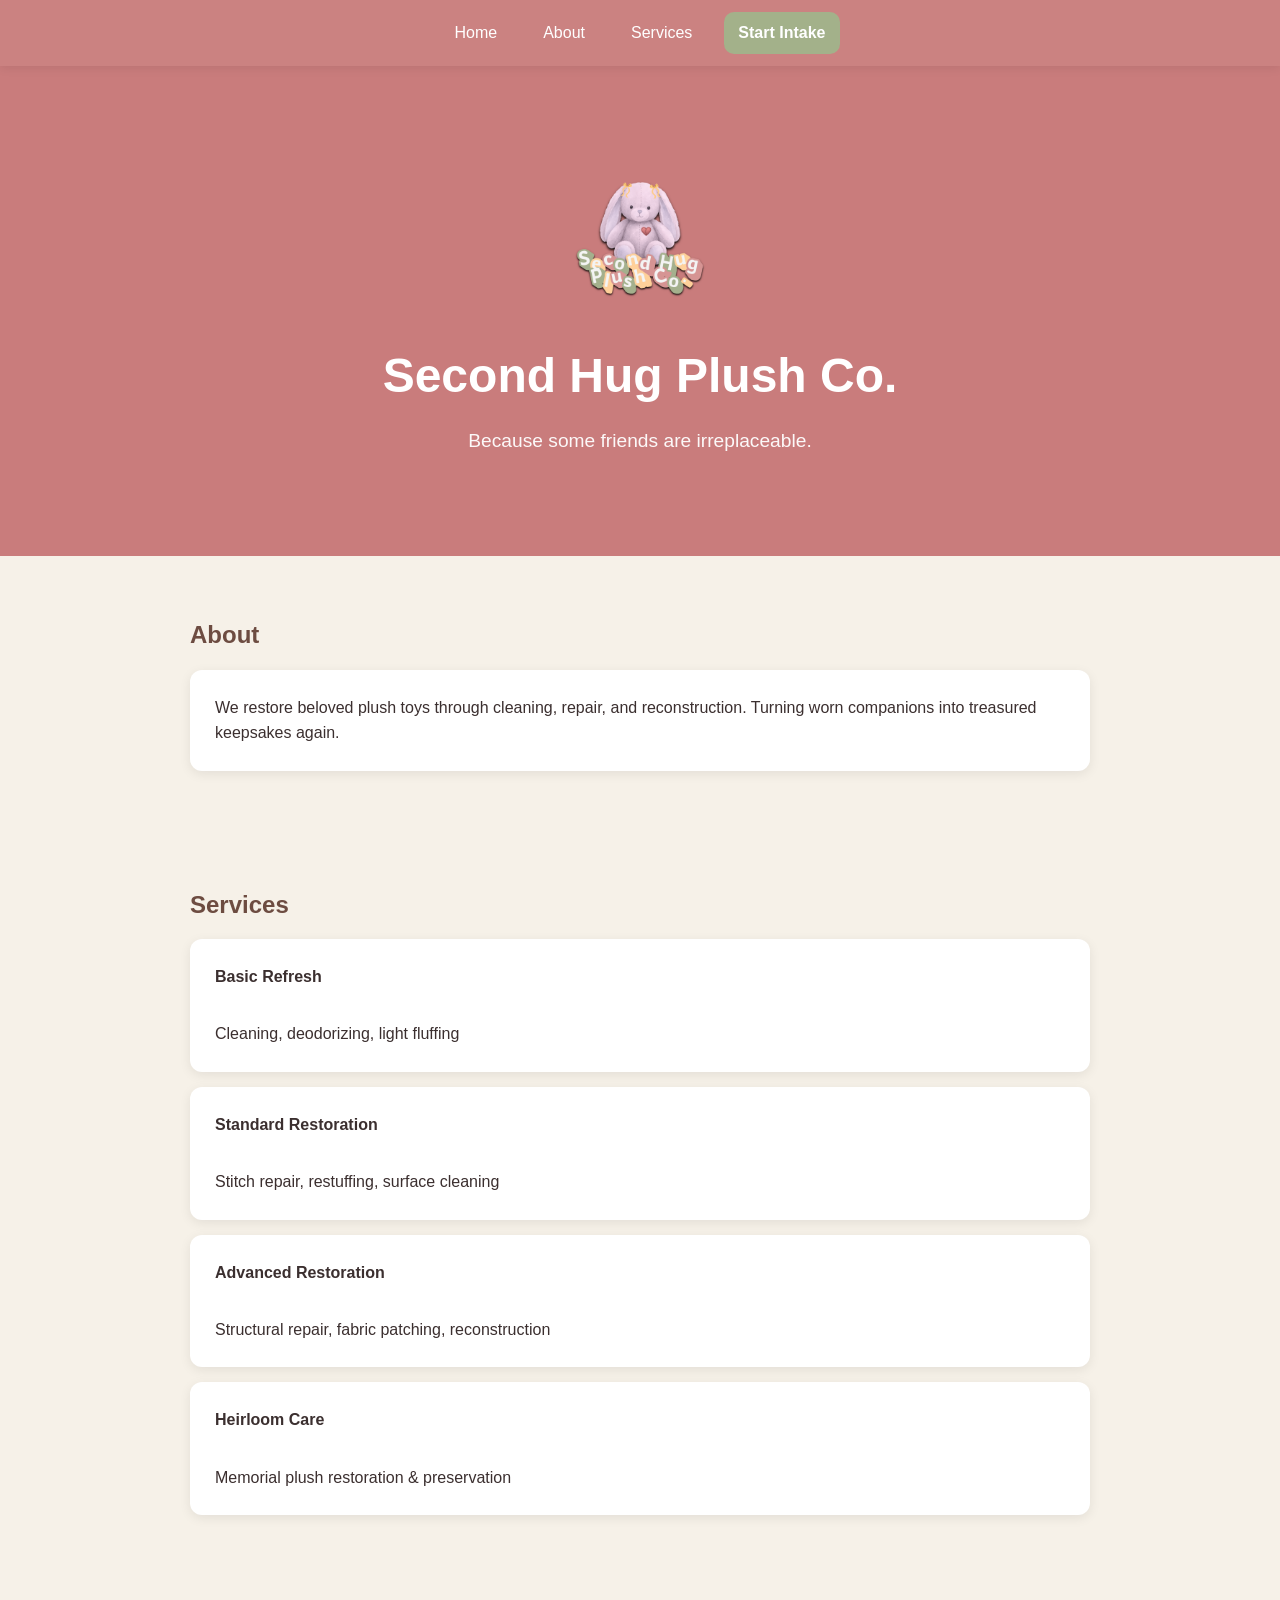
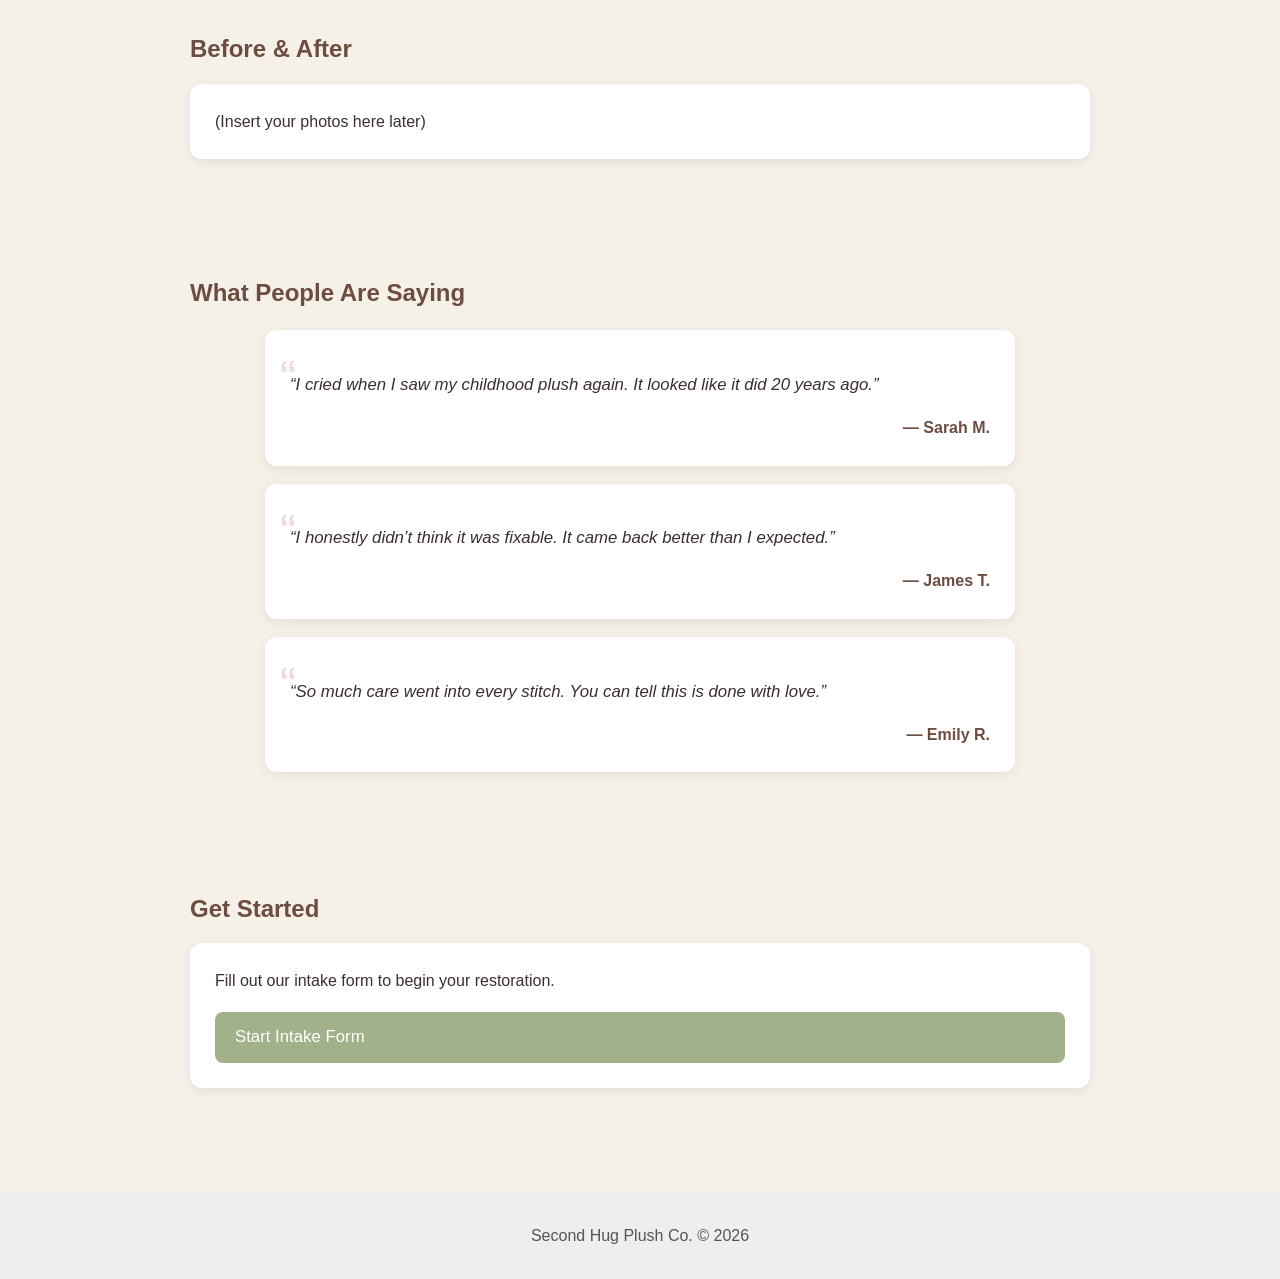
<file: index.html>
<!DOCTYPE html>
<html lang="en">
<head>
<meta charset="UTF-8">
<title>Second Hug Plush Co.</title>
<meta name="viewport" content="width=device-width, initial-scale=1">
<link rel="stylesheet" href="style.css">
</head>

<body>

<!-- NAV -->
<nav class="nav">
  <a href="index.html">Home</a>
  <a href="about.html">About</a>
  <a href="services.html">Services</a>
  <a href="intake.html" class="nav-cta">Start Intake</a>
</nav>

<!-- HERO -->
<header class="hero">
    <a href="index.html" class="hero-brand">
        <img src="logo.png" alt="Second Hug Plush Co. logo" class="hero-logo">
        <h1>Second Hug Plush Co.</h1>
    </a>

    <p class="hero-subtitle">
        Because some friends are irreplaceable.
    </p>
</header>

<!-- ABOUT -->
<section>
    <h2>About</h2>
    <div class="card">
        We restore beloved plush toys through cleaning, repair, and reconstruction.
        Turning worn companions into treasured keepsakes again.
    </div>
</section>

<!-- SERVICES -->
<section>
    <h2>Services</h2>

    <div class="card">
        <b>Basic Refresh</b><br>
        Cleaning, deodorizing, light fluffing
    </div>

    <div class="card">
        <b>Standard Restoration</b><br>
        Stitch repair, restuffing, surface cleaning
    </div>

    <div class="card">
        <b>Advanced Restoration</b><br>
        Structural repair, fabric patching, reconstruction
    </div>

    <div class="card">
        <b>Heirloom Care</b><br>
        Memorial plush restoration & preservation
    </div>
</section>

<!-- BEFORE / AFTER -->
<section>
    <h2>Before & After</h2>
    <div class="card">
        (Insert your photos here later)
    </div>
</section>

<section>
    <h2>What People Are Saying</h2>

    <div class="card testimonial">
        <p>
            “I cried when I saw my childhood plush again. It looked like it did 20 years ago.”
        </p>
        <span class="testimonial-name">— Sarah M.</span>
    </div>

    <div class="card testimonial">
        <p>
            “I honestly didn’t think it was fixable. It came back better than I expected.”
        </p>
        <span class="testimonial-name">— James T.</span>
    </div>

    <div class="card testimonial">
        <p>
            “So much care went into every stitch. You can tell this is done with love.”
        </p>
        <span class="testimonial-name">— Emily R.</span>
    </div>
</section>  
  
<!-- CTA -->
<section>
    <h2>Get Started</h2>
    <div class="card">
        Fill out our intake form to begin your restoration.
        <br>
        <a class="btn" href="https://tally.so/r/yP7J0B" target="_blank">
            Start Intake Form
        </a>
    </div>
</section>

<!-- FOOTER -->
<div class="footer">
    Second Hug Plush Co. © 2026
</div>

</body>
</html>
</file>
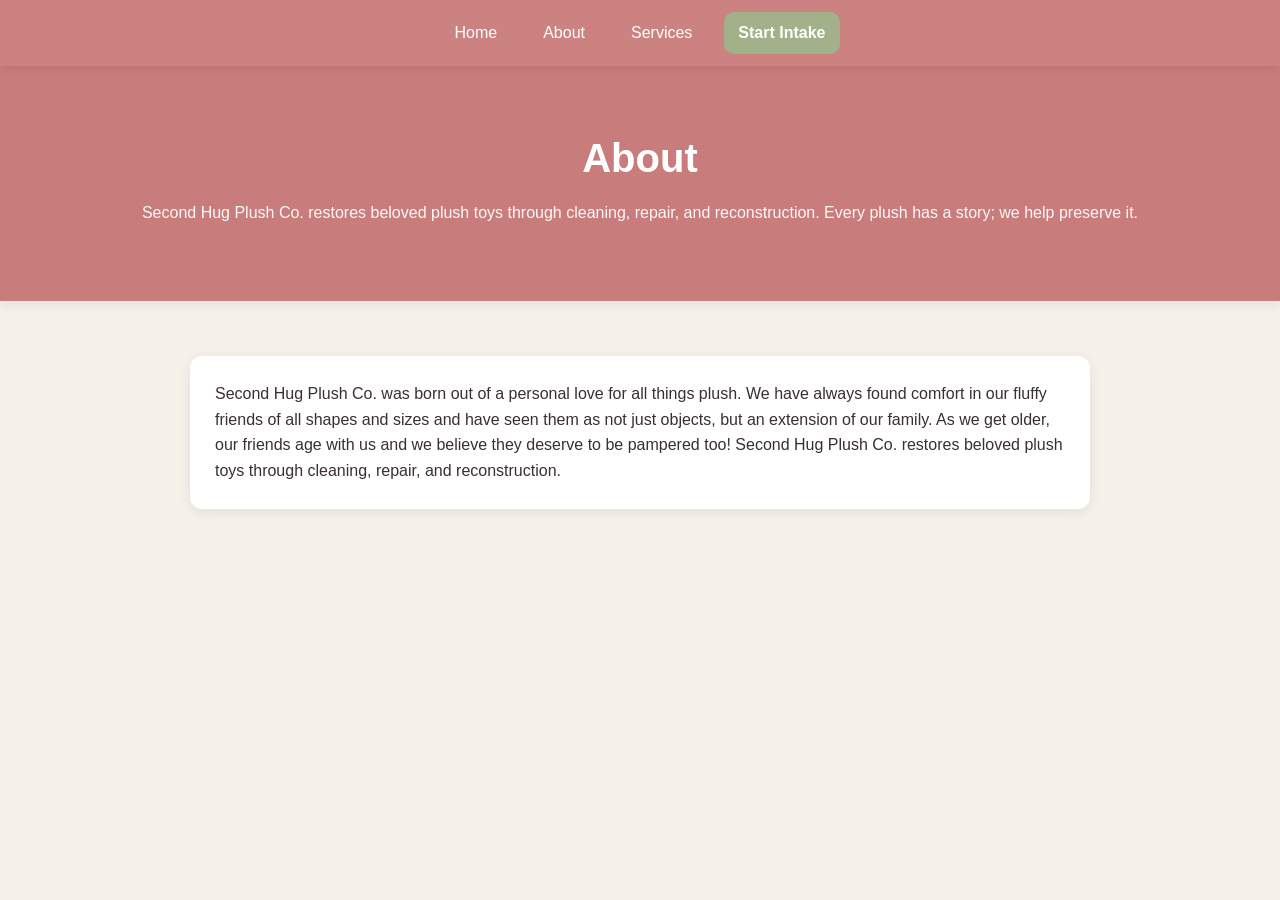
<file: about.html>
<!DOCTYPE html>
<html lang="en">
<head>
<meta charset="UTF-8">
<title>About - Second Hug Plush Co.</title>
<link rel="stylesheet" href="style.css">
</head>

<body>

<!-- NAV -->
<nav class="nav">
  <a href="index.html">Home</a>
  <a href="about.html">About</a>
  <a href="services.html">Services</a>
  <a href="intake.html" class="nav-cta">Start Intake</a>
</nav>

<!-- PAGE HEADER -->
<header class="page-header">
    <h1>About</h1>
    <p>Second Hug Plush Co. restores beloved plush toys through cleaning, repair, and reconstruction. Every plush has a story; we help preserve it.</p>
</header>

<!-- MAIN CONTENT -->
<main>

<section>
    <div class="card">
        Second Hug Plush Co. was born out of a personal love for all things plush. We have always found comfort in our fluffy friends of all shapes and sizes and have seen them as not just objects, but an extension of our family. As we get older, our friends age with us and we believe they deserve to be pampered too! Second Hug Plush Co. restores beloved plush toys through cleaning, repair, and reconstruction.
    </div>
</section>

</main>

</body>
</html>
</file>
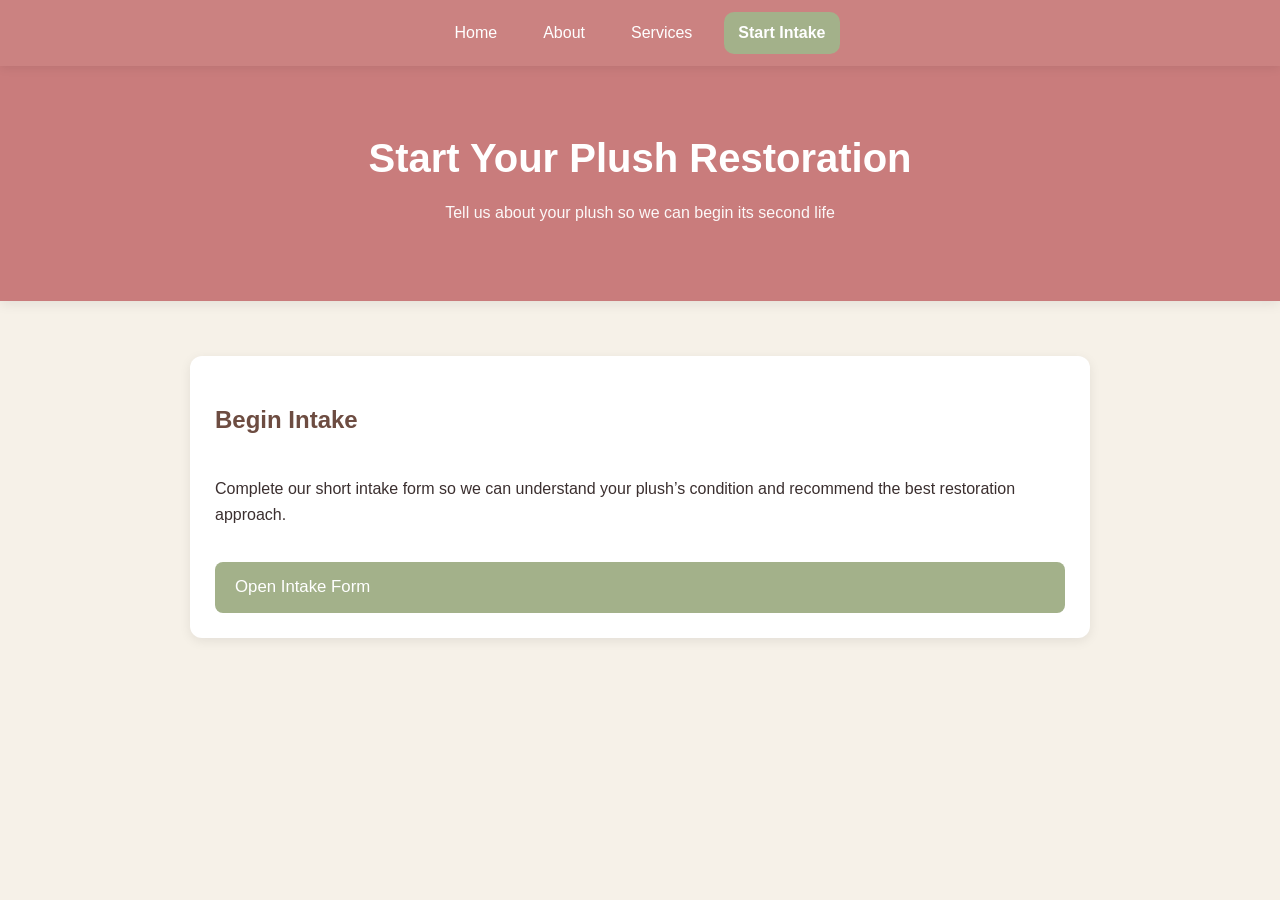
<file: intake.html>
<!DOCTYPE html>
<html lang="en">
<head>
<meta charset="UTF-8">
<title>Intake - Second Hug Plush Co.</title>
<link rel="stylesheet" href="style.css">
</head>

<body>

<!-- NAV -->
<nav class="nav">
  <a href="index.html">Home</a>
  <a href="about.html">About</a>
  <a href="services.html">Services</a>
  <a href="intake.html" class="nav-cta">Start Intake</a>
</nav>

<!-- PAGE HEADER -->
<header class="page-header">
    <h1>Start Your Plush Restoration</h1>
    <p>Tell us about your plush so we can begin its second life</p>
</header>

<!-- MAIN CONTENT -->
<main>

<section>

    <div class="card">
        <h2>Begin Intake</h2>

        <p>
            Complete our short intake form so we can understand your plush’s condition
            and recommend the best restoration approach.
        </p>

        <a href="https://tally.so/r/yP7J0B" class="btn" target="_blank">
            Open Intake Form
        </a>
    </div>

</section>

</main>

</body>
</html>
</file>
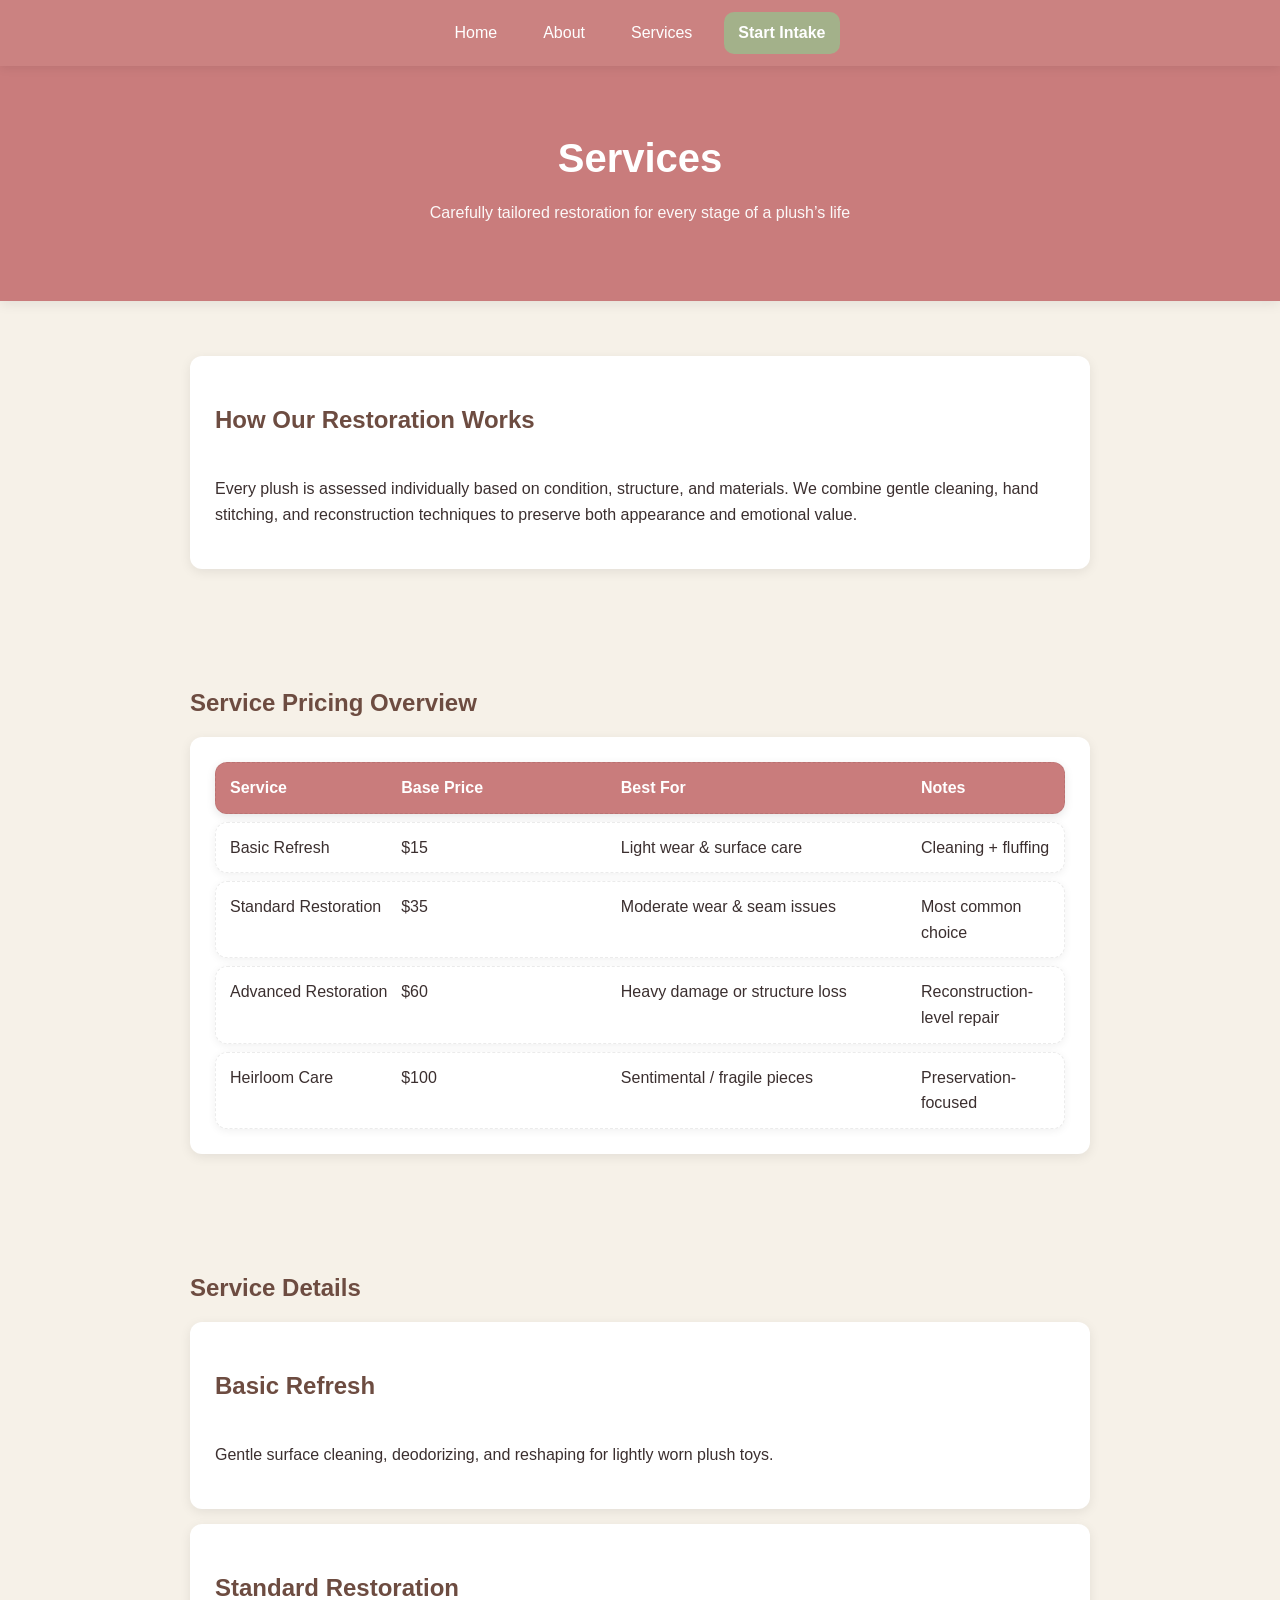
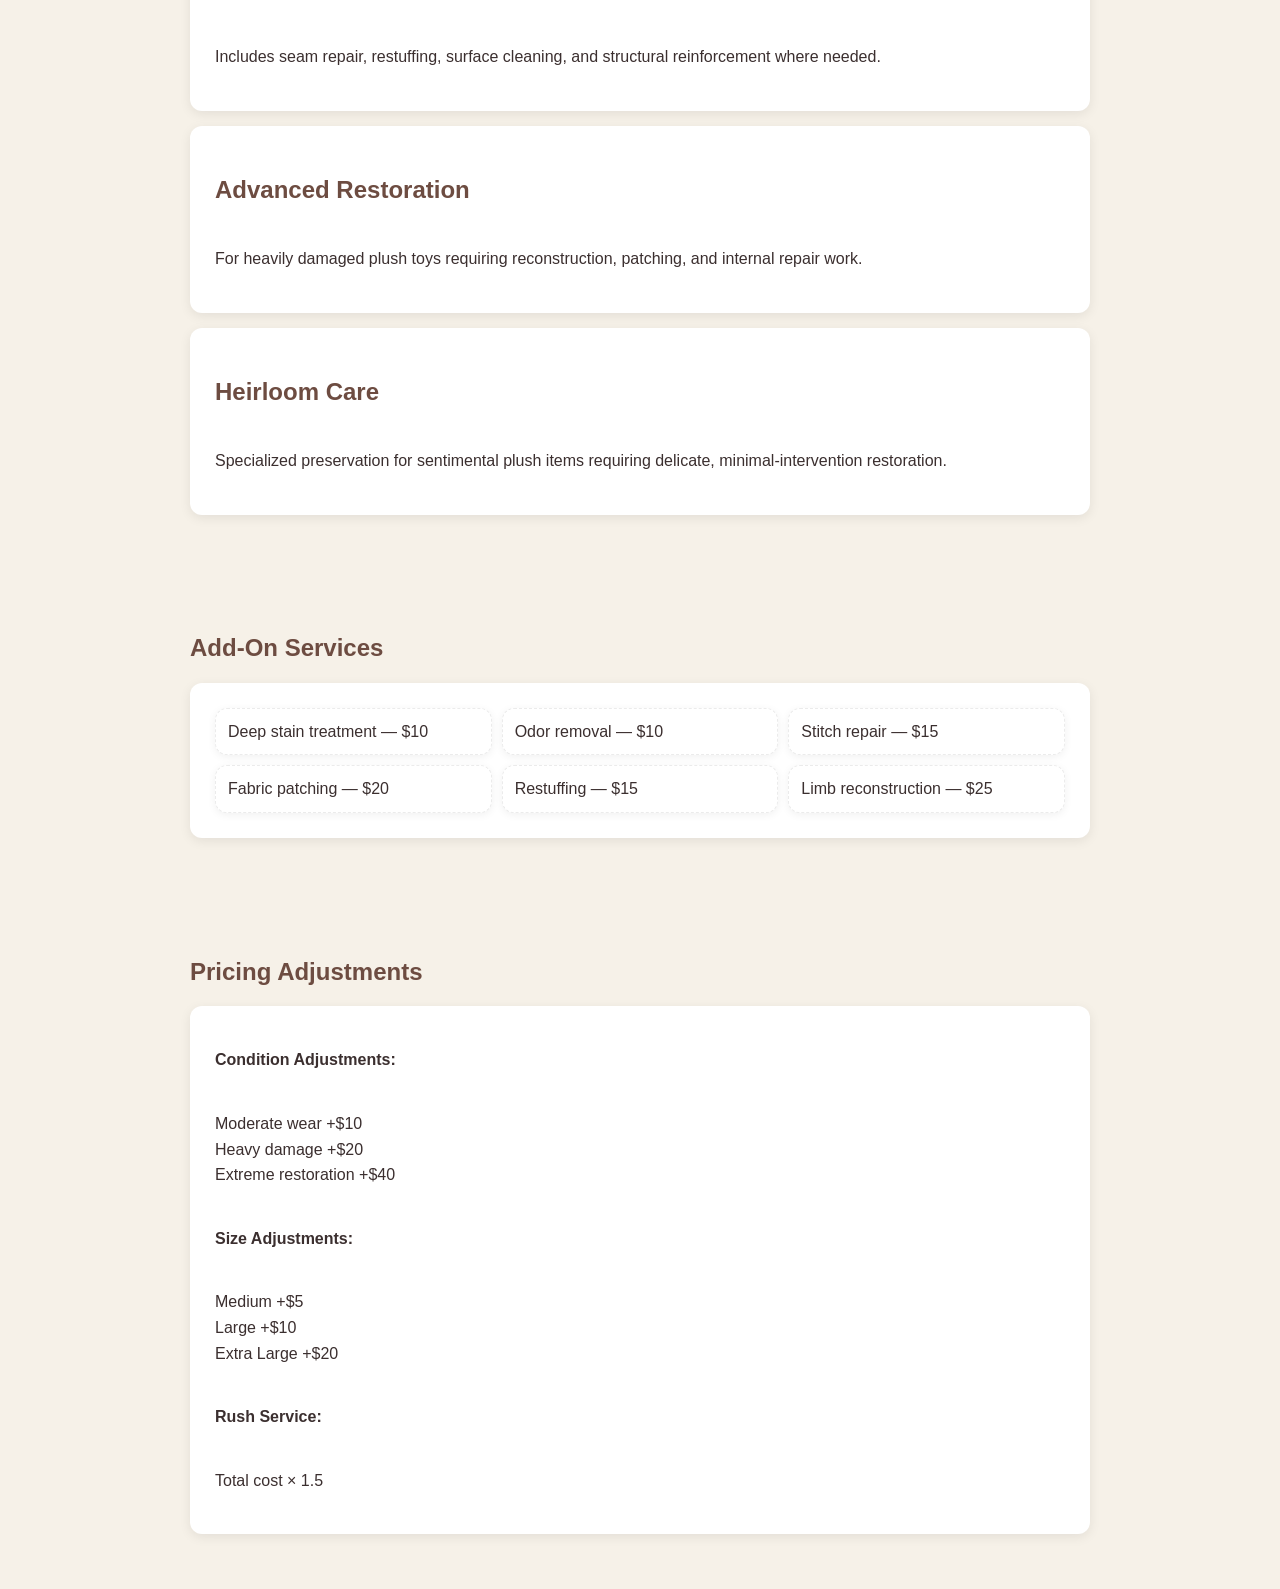
<file: services.html>
<!DOCTYPE html>
<html lang="en">
<head>
<meta charset="UTF-8">
<title>Services - Second Hug Plush Co.</title>
<meta name="viewport" content="width=device-width, initial-scale=1">
<link rel="stylesheet" href="style.css">
</head>

<body>

<!-- NAV -->
<nav class="nav">
  <a href="index.html">Home</a>
  <a href="about.html">About</a>
  <a href="services.html">Services</a>
  <a href="intake.html" class="nav-cta">Start Intake</a>
</nav>

<!-- PAGE HEADER -->
<header class="page-header">
    <h1>Services</h1>
    <p>Carefully tailored restoration for every stage of a plush’s life</p>
</header>

<main>

<!-- INTRO -->
<section>
    <div class="card">
        <h2>How Our Restoration Works</h2>
        <p>
            Every plush is assessed individually based on condition, structure, and materials.
            We combine gentle cleaning, hand stitching, and reconstruction techniques to preserve
            both appearance and emotional value.
        </p>
    </div>
</section>

<!-- PRICING TABLE -->
<section>
    <h2>Service Pricing Overview</h2>

    <div class="card table-card">

        <div class="table">

            <div class="row header">
                <div>Service</div>
                <div>Base Price</div>
                <div>Best For</div>
                <div>Notes</div>
            </div>

            <div class="row">
                <div>Basic Refresh</div>
                <div>$15</div>
                <div>Light wear & surface care</div>
                <div>Cleaning + fluffing</div>
            </div>

            <div class="row">
                <div>Standard Restoration</div>
                <div>$35</div>
                <div>Moderate wear & seam issues</div>
                <div>Most common choice</div>
            </div>

            <div class="row">
                <div>Advanced Restoration</div>
                <div>$60</div>
                <div>Heavy damage or structure loss</div>
                <div>Reconstruction-level repair</div>
            </div>

            <div class="row">
                <div>Heirloom Care</div>
                <div>$100</div>
                <div>Sentimental / fragile pieces</div>
                <div>Preservation-focused</div>
            </div>

        </div>
    </div>
</section>

<!-- SERVICE CARDS -->
<section>
    <h2>Service Details</h2>

    <div class="card">
        <h2>Basic Refresh</h2>
        <p>Gentle surface cleaning, deodorizing, and reshaping for lightly worn plush toys.</p>
    </div>

    <div class="card">
        <h2>Standard Restoration</h2>
        <p>Includes seam repair, restuffing, surface cleaning, and structural reinforcement where needed.</p>
    </div>

    <div class="card">
        <h2>Advanced Restoration</h2>
        <p>For heavily damaged plush toys requiring reconstruction, patching, and internal repair work.</p>
    </div>

    <div class="card">
        <h2>Heirloom Care</h2>
        <p>Specialized preservation for sentimental plush items requiring delicate, minimal-intervention restoration.</p>
    </div>

</section>

<!-- ADD-ONS -->
<section>
    <h2>Add-On Services</h2>

    <div class="card">

        <div class="addon-grid">

            <div>Deep stain treatment — $10</div>
            <div>Odor removal — $10</div>
            <div>Stitch repair — $15</div>
            <div>Fabric patching — $20</div>
            <div>Restuffing — $15</div>
            <div>Limb reconstruction — $25</div>

        </div>

    </div>
</section>

<!-- PRICING RULES -->
<section>
    <h2>Pricing Adjustments</h2>

    <div class="card">

        <p><b>Condition Adjustments:</b></p>
        <p>
            Moderate wear +$10<br>
            Heavy damage +$20<br>
            Extreme restoration +$40
        </p>

        <p><b>Size Adjustments:</b></p>
        <p>
            Medium +$5<br>
            Large +$10<br>
            Extra Large +$20
        </p>

        <p><b>Rush Service:</b></p>
        <p>Total cost × 1.5</p>

    </div>
</section>

</main>

</body>
</html>
</file>
<file: style.css>
/* ===== BASE ===== */

body {
    font-family: Arial, sans-serif;
    background: #F6F1E8;
    color: #3b2f2f;
    margin: 0;
    padding: 0;
    line-height: 1.6;
}

/* ===== NAVIGATION ===== */

.nav {
    display: flex;
    justify-content: center;
    align-items: center;
    gap: 18px;

    padding: 12px 20px;
    background: rgba(201, 124, 124, 0.95);
    backdrop-filter: blur(6px);

    position: sticky;
    top: 0;
    z-index: 100;

    box-shadow: 0 2px 10px rgba(0,0,0,0.08);
}

.nav a {
    color: white;
    text-decoration: none;
    padding: 8px 14px;
    border-radius: 10px;
    transition: 0.2s ease;
}

.nav a:hover {
    background: rgba(255,255,255,0.18);
}

.nav-cta {
    background: #A3B18A;
    font-weight: bold;
}

.nav-cta:hover {
    background: #8fa377;
}

/* ===== HERO ===== */

.hero {
    background: #C97C7C;
    color: white;
    text-align: center;

    padding: 80px 20px;
    display: flex;
    flex-direction: column;
    align-items: center;
}

.hero-brand {
    text-decoration: none;
    color: inherit;

    display: flex;
    flex-direction: column;
    align-items: center;
    gap: 12px;

    transition: 0.2s ease;
}

.hero-brand:hover {
    opacity: 0.9;
    transform: translateY(-2px);
}

.hero-logo {
    max-width: 180px;
    width: 100%;
    height: auto;
}

.hero h1 {
    margin: 0;
    font-size: 3rem;
}

.hero-subtitle {
    margin-top: 12px;
    font-size: 1.2rem;
    opacity: 0.95;
    max-width: 500px;
}

/* ===== SECTIONS ===== */

section {
    max-width: 900px;
    margin: auto;
    padding: 40px 20px;
}

h2 {
    color: #6D4C41;
    margin-bottom: 15px;
}

/* ===== CARDS ===== */

.card {
    background: white;
    padding: 25px;
    margin: 15px 0;
    border-radius: 12px;
    box-shadow: 0 3px 12px rgba(0,0,0,0.08);
    transition: transform 0.2s ease;
}

.card:hover {
    transform: translateY(-2px);
}

/* ===== BUTTONS ===== */

.btn {
    display: inline-block;
    padding: 12px 20px;
    background: #A3B18A;
    color: white;
    text-decoration: none;
    border-radius: 8px;
    margin-top: 12px;
    transition: background 0.2s ease;
}

.btn:hover {
    background: #8fa377;
}

/* ===== FOOTER ===== */

.footer {
    text-align: center;
    padding: 30px;
    background: #eee;
    color: #555;
    margin-top: 50px;
}

/* ===== MOBILE ===== */

@media (max-width: 768px) {

    .nav {
        flex-wrap: wrap;
        gap: 10px;
    }

    .hero h1 {
        font-size: 2rem;
    }

    .hero-subtitle {
        font-size: 1rem;
    }

    section {
        padding: 30px 15px;
    }
}

.page-header {
    background: #C97C7C;
    color: white;
    text-align: center;

    padding: 60px 20px;

    box-shadow: 0 3px 12px rgba(0,0,0,0.08);
}

.page-header h1 {
    margin: 0;
    font-size: 2.5rem;
}

.page-header p {
    margin-top: 10px;
    opacity: 0.95;
}

.card {
    display: flex;
    flex-direction: column;
    gap: 6px;
}

.btn {
    font-size: 1.05rem;
}

/* ===== TESTIMONIALS ===== */

.testimonial {
    max-width: 700px;
    margin: 18px auto;
    text-align: left;

    position: relative;
}

/* quote styling */
.testimonial p {
    font-style: italic;
    font-size: 1.05rem;
    margin-bottom: 10px;
}

/* name styling */
.testimonial-name {
    display: block;
    text-align: right;
    font-weight: bold;
    color: #6D4C41;
}

/* subtle plush quote mark */
.testimonial::before {
    content: "“";
    font-size: 3rem;
    color: rgba(201, 124, 124, 0.3);

    position: absolute;
    top: 10px;
    left: 15px;
}

/* ===== PLUSH TABLE ===== */

.table-card {
    overflow-x: auto;
}

.table {
    display: flex;
    flex-direction: column;
    gap: 8px;
    min-width: 600px;
}

/* each row */
.row {
    display: grid;
    grid-template-columns: 1fr 1.3fr 1.8fr 0.8fr;
    gap: 10px;

    padding: 12px 14px;

    background: #fff;
    border-radius: 12px;

    box-shadow: 0 2px 8px rgba(0,0,0,0.06);

    transition: 0.2s ease;
}

.row:hover {
    transform: translateY(-2px);
}

/* header row */
.row.header {
    background: #C97C7C;
    color: white;
    font-weight: bold;

    box-shadow: 0 3px 10px rgba(0,0,0,0.1);
}

/* subtle stitched feel */
.row {
    border: 1px dashed rgba(0,0,0,0.08);
}

/* responsive tweak */
@media (max-width: 768px) {
    .table {
        min-width: 100%;
    }

    .row {
        grid-template-columns: 1fr;
        text-align: left;
    }

    .row.header {
        display: none;
    }
}

/* ===== ADD-ONS GRID ===== */

.addon-grid {
    display: grid;
    grid-template-columns: repeat(auto-fit, minmax(220px, 1fr));
    gap: 10px;
}

.addon-grid div {
    background: white;
    padding: 10px 12px;
    border-radius: 12px;

    box-shadow: 0 2px 8px rgba(0,0,0,0.06);

    border: 1px dashed rgba(0,0,0,0.08);

    transition: 0.2s ease;
}

.addon-grid div:hover {
    transform: translateY(-2px);
}
</file>
